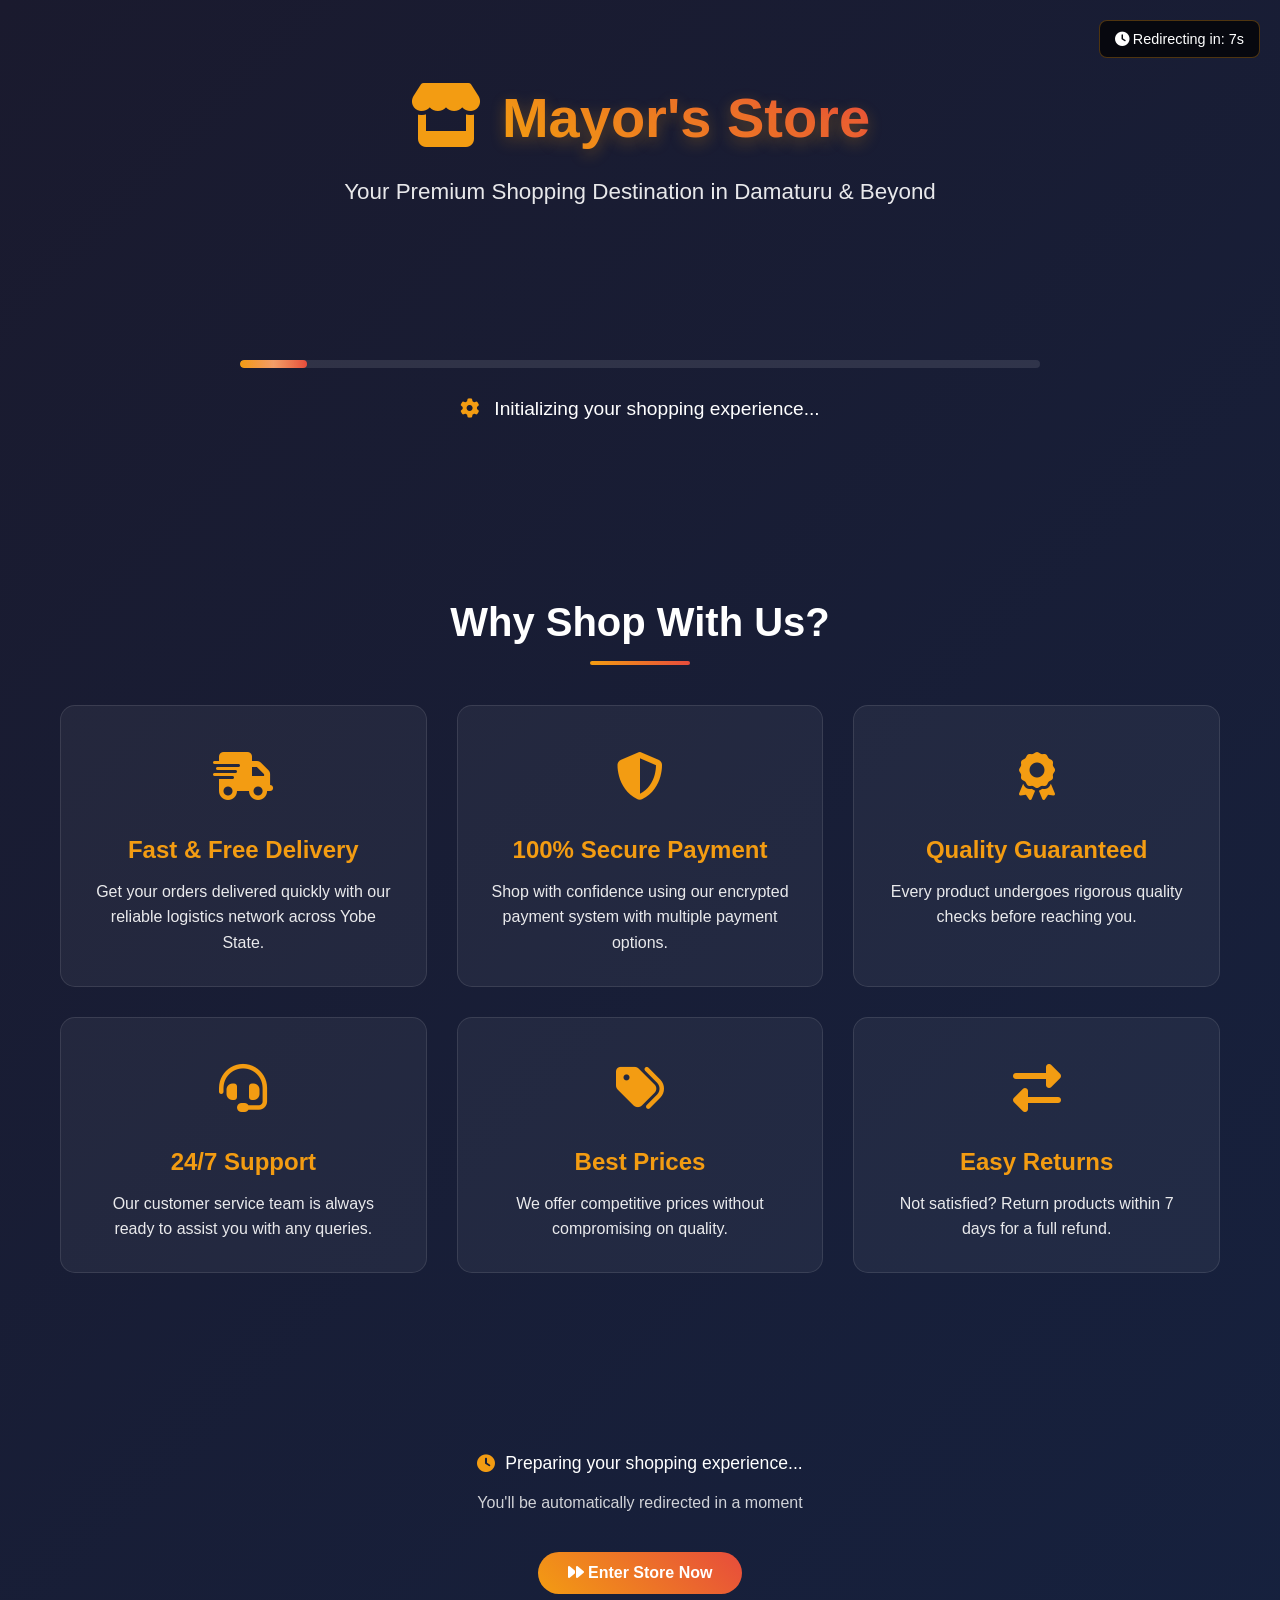
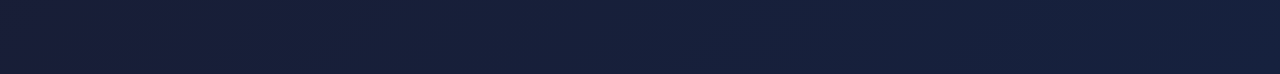
<file: loading.html>
<!DOCTYPE html>
<html lang="en">
<head>
    <meta charset="UTF-8">
    <meta name="viewport" content="width=device-width, initial-scale=1.0">
    <!-- UPDATED: 7.5-second meta refresh to ensure loader completes -->
    <meta http-equiv="refresh" content="7.5; url='index.html'">
    <title>Mayor's Store - Loading...</title>
    <link rel="stylesheet" href="https://cdnjs.cloudflare.com/ajax/libs/font-awesome/6.4.0/css/all.min.css">
    <style>
        * {
            margin: 0;
            padding: 0;
            box-sizing: border-box;
        }

        body {
            font-family: 'Segoe UI', Tahoma, Geneva, Verdana, sans-serif;
            background: linear-gradient(135deg, #1a1a2e 0%, #16213e 100%);
            min-height: 100vh;
            color: white;
            overflow-x: hidden;
            opacity: 1;
            transition: opacity 0.5s ease;
        }

        /* Loading Container */
        .loading-container {
            min-height: 100vh;
            padding: 40px 20px;
            display: flex;
            flex-direction: column;
            align-items: center;
            justify-content: center;
        }

        /* Header */
        .loading-header {
            text-align: center;
            padding: 40px 0;
            width: 100%;
        }

        .logo {
            display: flex;
            align-items: center;
            justify-content: center;
            gap: 20px;
            margin-bottom: 20px;
        }

        .logo-icon {
            font-size: 4rem;
            color: #f39c12;
            animation: pulse 2s infinite;
        }

        @keyframes pulse {
            0%, 100% { transform: scale(1); }
            50% { transform: scale(1.1); }
        }

        .logo-text h1 {
            font-size: 3.5rem;
            font-weight: 800;
            background: linear-gradient(45deg, #f39c12, #e74c3c);
            -webkit-background-clip: text;
            background-clip: text;
            -webkit-text-fill-color: transparent;
            text-shadow: 0 5px 15px rgba(243, 156, 18, 0.3);
        }

        .slogan {
            font-size: 1.4rem;
            opacity: 0.9;
            max-width: 600px;
            margin: 0 auto;
            line-height: 1.6;
        }

        /* Progress Section - FIXED: Progress bar completes fully */
        .progress-section {
            text-align: center;
            padding: 40px 0;
            margin: 40px 0;
            max-width: 800px;
            width: 100%;
        }

        .progress-container {
            width: 100%;
            height: 8px;
            background: rgba(255, 255, 255, 0.1);
            border-radius: 4px;
            margin: 30px 0;
            overflow: hidden;
            position: relative;
        }

        .progress-bar {
            height: 100%;
            width: 0%;
            background: linear-gradient(90deg, #f39c12, #e74c3c);
            border-radius: 4px;
            position: relative;
            overflow: hidden;
            transition: width 0.1s linear, background 0.5s ease;
        }

        .progress-bar.complete {
            background: #2ecc71 !important; /* Green when fully complete */
            transition: background 0.3s ease;
        }

        .progress-bar::after {
            content: '';
            position: absolute;
            top: 0;
            left: 0;
            width: 100%;
            height: 100%;
            background: linear-gradient(90deg, 
                transparent, 
                rgba(255, 255, 255, 0.3), 
                transparent);
            animation: shimmer 2s infinite;
        }

        .progress-bar.complete::after {
            animation: none; /* Stop shimmer when complete */
            background: rgba(46, 204, 113, 0.3); /* Green shimmer */
        }

        @keyframes shimmer {
            0% { transform: translateX(-100%); }
            100% { transform: translateX(100%); }
        }

        .progress-text {
            font-size: 1.2rem;
            margin: 20px 0;
            display: flex;
            align-items: center;
            justify-content: center;
            gap: 15px;
        }

        .progress-text i {
            color: #f39c12;
            animation: spin 2s linear infinite;
        }

        .progress-text.complete i {
            color: #2ecc71;
            animation: none;
        }

        /* Countdown Timer */
        .countdown-timer {
            position: fixed;
            top: 20px;
            right: 20px;
            background: rgba(0, 0, 0, 0.7);
            padding: 10px 15px;
            border-radius: 8px;
            font-size: 0.9rem;
            z-index: 1000;
            border: 1px solid rgba(243, 156, 18, 0.3);
        }

        .countdown-timer.complete {
            border-color: #2ecc71;
        }

        /* Completion Animation */
        .completion-animation {
            position: fixed;
            top: 0;
            left: 0;
            width: 100%;
            height: 100%;
            background: rgba(46, 204, 113, 0.1);
            pointer-events: none;
            opacity: 0;
            z-index: 999;
            transition: opacity 0.5s ease;
        }

        .completion-animation.active {
            opacity: 1;
        }

        /* Features Grid */
        .features-section {
            max-width: 1200px;
            width: 100%;
            padding: 20px;
            margin: 20px 0;
        }

        .section-title {
            font-size: 2.5rem;
            text-align: center;
            margin: 40px 0 40px;
            position: relative;
            padding-bottom: 20px;
        }

        .section-title::after {
            content: '';
            position: absolute;
            bottom: 0;
            left: 50%;
            transform: translateX(-50%);
            width: 100px;
            height: 4px;
            background: linear-gradient(90deg, #f39c12, #e74c3c);
            border-radius: 2px;
        }

        .features-grid {
            display: grid;
            grid-template-columns: repeat(auto-fit, minmax(300px, 1fr));
            gap: 30px;
            margin: 40px 0;
        }

        .feature-card {
            background: rgba(255, 255, 255, 0.05);
            border-radius: 15px;
            padding: 30px;
            text-align: center;
            border: 1px solid rgba(255, 255, 255, 0.1);
            transition: all 0.3s ease;
            opacity: 0;
            transform: translateY(20px);
            animation: fadeInUp 0.6s ease forwards;
        }

        @keyframes fadeInUp {
            to {
                opacity: 1;
                transform: translateY(0);
            }
        }

        .feature-card:nth-child(1) { animation-delay: 0.1s; }
        .feature-card:nth-child(2) { animation-delay: 0.2s; }
        .feature-card:nth-child(3) { animation-delay: 0.3s; }
        .feature-card:nth-child(4) { animation-delay: 0.4s; }
        .feature-card:nth-child(5) { animation-delay: 0.5s; }
        .feature-card:nth-child(6) { animation-delay: 0.6s; }

        .feature-card:hover {
            transform: translateY(-10px);
            background: rgba(255, 255, 255, 0.1);
            border-color: #f39c12;
            box-shadow: 0 15px 30px rgba(243, 156, 18, 0.2);
        }

        .feature-icon {
            font-size: 3rem;
            color: #f39c12;
            margin-bottom: 20px;
            height: 80px;
            display: flex;
            align-items: center;
            justify-content: center;
        }

        .feature-card h3 {
            font-size: 1.5rem;
            margin-bottom: 15px;
            color: #f39c12;
        }

        .feature-card p {
            font-size: 1rem;
            line-height: 1.6;
            opacity: 0.9;
        }

        /* Footer */
        .loading-footer {
            text-align: center;
            padding: 40px 20px;
            margin-top: 60px;
            width: 100%;
        }

        .redirect-notice {
            font-size: 1.1rem;
            margin-bottom: 20px;
            display: flex;
            align-items: center;
            justify-content: center;
            gap: 10px;
        }

        .redirect-notice i {
            color: #f39c12;
        }

        .redirect-notice.complete i {
            color: #2ecc71;
        }

        .skip-button {
            background: linear-gradient(45deg, #f39c12, #e74c3c);
            color: white;
            border: none;
            padding: 12px 30px;
            font-size: 1rem;
            border-radius: 25px;
            cursor: pointer;
            font-weight: 600;
            transition: all 0.3s ease;
            margin-top: 20px;
        }

        .skip-button:hover {
            transform: translateY(-3px);
            box-shadow: 0 10px 20px rgba(243, 156, 18, 0.3);
        }

        .skip-button.complete {
            background: linear-gradient(45deg, #2ecc71, #27ae60);
        }

        .skip-button.complete:hover {
            box-shadow: 0 10px 20px rgba(46, 204, 113, 0.3);
        }

        /* Loading State */
        .loading-state {
            position: fixed;
            top: 0;
            left: 0;
            width: 100%;
            height: 100%;
            background: linear-gradient(135deg, #1a1a2e 0%, #16213e 100%);
            display: flex;
            flex-direction: column;
            align-items: center;
            justify-content: center;
            z-index: 10000;
            transition: opacity 0.5s ease;
        }

        .loading-state.hidden {
            opacity: 0;
            pointer-events: none;
        }

        /* Responsive Design */
        @media (max-width: 768px) {
            .loading-container {
                padding: 20px;
            }
            
            .logo-text h1 {
                font-size: 2.5rem;
            }
            
            .slogan {
                font-size: 1.2rem;
            }
            
            .section-title {
                font-size: 2rem;
            }
            
            .features-grid {
                grid-template-columns: 1fr;
            }
            
            .feature-card {
                padding: 25px;
            }
            
            .countdown-timer {
                top: 10px;
                right: 10px;
                font-size: 0.8rem;
                padding: 8px 12px;
            }
        }

        @media (max-width: 480px) {
            .logo {
                flex-direction: column;
                gap: 15px;
            }
            
            .logo-text h1 {
                font-size: 2rem;
            }
            
            .logo-icon {
                font-size: 3rem;
            }
            
            .section-title {
                font-size: 1.8rem;
            }
            
            .features-grid {
                gap: 20px;
            }
        }
    </style>
</head>
<body>
    <!-- Completion Animation Overlay -->
    <div class="completion-animation" id="completionAnimation"></div>

    <!-- Countdown Timer -->
    <div class="countdown-timer" id="countdownTimer">
        <i class="fas fa-clock"></i> Redirecting in: <span id="countdown">7</span>s
    </div>

    <!-- Initial Loading State -->
    <div class="loading-state" id="initialLoading">
        <div class="logo">
            <div class="logo-icon">
                <i class="fas fa-store"></i>
            </div>
            <div class="logo-text">
                <h1>Mayor's <span>Store</span></h1>
            </div>
        </div>
        <p style="margin-top: 20px; opacity: 0.8;">Loading page content...</p>
        <div style="width: 100px; height: 4px; background: rgba(255,255,255,0.1); border-radius: 2px; margin-top: 20px; overflow: hidden;">
            <div style="width: 0%; height: 100%; background: #f39c12; border-radius: 2px; animation: initialLoad 1s ease infinite;"></div>
        </div>
    </div>

    <!-- Main Loading Content (hidden initially) -->
    <div class="loading-container" id="mainContent" style="display: none;">
        <!-- Header -->
        <header class="loading-header">
            <div class="logo">
                <div class="logo-icon">
                    <i class="fas fa-store"></i>
                </div>
                <div class="logo-text">
                    <h1>Mayor's <span>Store</span></h1>
                </div>
            </div>
            <p class="slogan">Your Premium Shopping Destination in Damaturu & Beyond</p>
        </header>

        <!-- Progress Section -->
        <section class="progress-section">
            <div class="progress-container">
                <div class="progress-bar" id="progressBar"></div>
            </div>
            <div class="progress-text" id="progressText">
                <i class="fas fa-cog fa-spin"></i>
                <span id="status-text">Initializing your shopping experience...</span>
            </div>
        </section>

        <!-- Features Section -->
        <section class="features-section">
            <h2 class="section-title">Why Shop With Us?</h2>
            <div class="features-grid">
                <div class="feature-card">
                    <div class="feature-icon">
                        <i class="fas fa-shipping-fast"></i>
                    </div>
                    <h3>Fast & Free Delivery</h3>
                    <p>Get your orders delivered quickly with our reliable logistics network across Yobe State.</p>
                </div>
                
                <div class="feature-card">
                    <div class="feature-icon">
                        <i class="fas fa-shield-alt"></i>
                    </div>
                    <h3>100% Secure Payment</h3>
                    <p>Shop with confidence using our encrypted payment system with multiple payment options.</p>
                </div>
                
                <div class="feature-card">
                    <div class="feature-icon">
                        <i class="fas fa-award"></i>
                    </div>
                    <h3>Quality Guaranteed</h3>
                    <p>Every product undergoes rigorous quality checks before reaching you.</p>
                </div>
                
                <div class="feature-card">
                    <div class="feature-icon">
                        <i class="fas fa-headset"></i>
                    </div>
                    <h3>24/7 Support</h3>
                    <p>Our customer service team is always ready to assist you with any queries.</p>
                </div>
                
                <div class="feature-card">
                    <div class="feature-icon">
                        <i class="fas fa-tags"></i>
                    </div>
                    <h3>Best Prices</h3>
                    <p>We offer competitive prices without compromising on quality.</p>
                </div>
                
                <div class="feature-card">
                    <div class="feature-icon">
                        <i class="fas fa-exchange-alt"></i>
                    </div>
                    <h3>Easy Returns</h3>
                    <p>Not satisfied? Return products within 7 days for a full refund.</p>
                </div>
            </div>
        </section>

        <!-- Footer -->
        <footer class="loading-footer">
            <div class="redirect-notice" id="redirectNotice">
                <i class="fas fa-clock"></i>
                <span>Preparing your shopping experience...</span>
            </div>
            <p style="opacity: 0.8; margin-bottom: 20px;">You'll be automatically redirected in a moment</p>
            <button class="skip-button" id="skip-button">
                <i class="fas fa-forward"></i> Enter Store Now
            </button>
        </footer>
    </div>

    <script>
        // ============================================
        // 7-SECOND LOADING WITH COMPLETE ANIMATION
        // ============================================
        
        console.log('🚀 Mayor\'s Store Loading Page - Complete 7-second version');
        
        // Global flag to prevent multiple redirects
        let isRedirecting = false;
        let intervals = [];
        
        // Wait for DOM to be fully loaded
        document.addEventListener('DOMContentLoaded', function() {
            console.log('✅ DOM fully loaded');
            
            // Add CSS for initial loading animation
            const style = document.createElement('style');
            style.textContent = `
                @keyframes initialLoad {
                    0% { width: 0%; transform: translateX(-100%); }
                    50% { width: 100%; transform: translateX(0%); }
                    100% { width: 100%; transform: translateX(100%); }
                }
                @keyframes spin {
                    0% { transform: rotate(0deg); }
                    100% { transform: rotate(360deg); }
                }
            `;
            document.head.appendChild(style);
            
            // Initialize page after brief delay
            setTimeout(initializePage, 300);
        });
        
        function initializePage() {
            console.log('🚀 Initializing loading page...');
            
            const initialLoading = document.getElementById('initialLoading');
            const mainContent = document.getElementById('mainContent');
            
            // Hide initial loader and show main content
            initialLoading.classList.add('hidden');
            setTimeout(() => {
                initialLoading.style.display = 'none';
                mainContent.style.display = 'flex';
                console.log('📱 Main content displayed');
                
                // Start the complete 7-second loading sequence
                startCompleteSevenSecondLoading();
            }, 500);
        }
        
        function startCompleteSevenSecondLoading() {
            console.log('⏱️ Starting complete 7-second loading sequence...');
            
            const progressBar = document.getElementById('progressBar');
            const progressText = document.getElementById('progressText');
            const statusText = document.getElementById('status-text');
            const skipButton = document.getElementById('skip-button');
            const countdownElement = document.getElementById('countdown');
            const countdownTimer = document.getElementById('countdownTimer');
            const redirectNotice = document.getElementById('redirectNotice');
            const completionAnimation = document.getElementById('completionAnimation');
            
            // FIXED: 7-second configuration with completion phase
            const LOAD_PHASE = 6000;      // 6 seconds - progress bar fills
            const COMPLETE_PHASE = 1000;  // 1 second - completion animation
            const FADE_PHASE = 500;       // 0.5 seconds - fade out
            const TOTAL_TIME = LOAD_PHASE + COMPLETE_PHASE + FADE_PHASE; // 7.5 seconds total
            
            let startTime = Date.now();
            let progress = 0;
            let loaderComplete = false;
            
            // Status messages for the entire sequence
            const loadMessages = [
                "Initializing your shopping experience...",
                "Loading premium products from our catalog...",
                "Setting up secure payment gateway...",
                "Optimizing for your device and connection...",
                "Preparing personalized recommendations...",
                "Loading customer reviews and ratings...",
                "Setting up delivery options for your location...",
                "Configuring special offers and discounts...",
                "Verifying inventory availability...",
                "Finalizing your premium shopping experience..."
            ];
            
            const completeMessages = [
                "✅ All systems ready!",
                "✅ Shopping experience optimized!",
                "✅ Welcome to Mayor's Store!"
            ];
            
            let messageIndex = 0;
            
            // Function to update status message during loading phase
            function updateLoadMessage() {
                if (messageIndex < loadMessages.length) {
                    statusText.textContent = loadMessages[messageIndex];
                    messageIndex++;
                    return true;
                }
                return false;
            }
            
            // Function to show completion message
            function showCompletionMessage() {
                if (!loaderComplete) {
                    loaderComplete = true;
                    
                    // Mark progress bar as complete
                    progressBar.classList.add('complete');
                    progressText.classList.add('complete');
                    countdownTimer.classList.add('complete');
                    redirectNotice.classList.add('complete');
                    skipButton.classList.add('complete');
                    
                    // Show completion animation
                    completionAnimation.classList.add('active');
                    
                    // Update status to completion message
                    statusText.textContent = completeMessages[0];
                    statusText.style.color = '#2ecc71';
                    statusText.style.fontWeight = 'bold';
                    
                    // Update button text
                    skipButton.innerHTML = '<i class="fas fa-check-circle"></i> Enter Store Now';
                    
                    console.log('✅ Loader completely finished at 100%');
                }
            }
            
            // Initial message
            updateLoadMessage();
            const messageInterval = setInterval(() => {
                if (!loaderComplete) {
                    if (!updateLoadMessage()) {
                        // Switch to completion messages when load messages are done
                        showCompletionMessage();
                    }
                }
            }, 600);
            intervals.push(messageInterval);
            
            // Update countdown timer (7 seconds for user, 7.5 total)
            let countdown = 7;
            const countdownInterval = setInterval(() => {
                countdown--;
                if (countdownElement) {
                    countdownElement.textContent = countdown;
                    
                    // Update countdown text when complete
                    if (countdown <= 0) {
                        countdownElement.textContent = '0';
                        countdownElement.style.color = '#2ecc71';
                        countdownElement.style.fontWeight = 'bold';
                    }
                }
                if (countdown <= 0) {
                    clearInterval(countdownInterval);
                }
            }, 1000);
            intervals.push(countdownInterval);
            
            // Main animation loop - THREE PHASES
            function animateProgress() {
                const elapsed = Date.now() - startTime;
                progress = Math.min(elapsed / TOTAL_TIME, 1);
                
                // PHASE 1: Loading (0-6 seconds)
                if (elapsed <= LOAD_PHASE) {
                    const phaseProgress = elapsed / LOAD_PHASE;
                    const easedProgress = 1 - Math.pow(1 - phaseProgress, 1.5);
                    const widthPercent = Math.min(easedProgress * 100, 100);
                    
                    if (progressBar) {
                        progressBar.style.width = widthPercent + '%';
                    }
                }
                // PHASE 2: Completion (6-7 seconds) - Progress bar at 100%
                else if (elapsed <= LOAD_PHASE + COMPLETE_PHASE) {
                    if (progressBar) {
                        progressBar.style.width = '100%';
                    }
                    
                    // Show completion state halfway through this phase
                    if (elapsed >= LOAD_PHASE + 500 && !loaderComplete) {
                        showCompletionMessage();
                    }
                }
                // PHASE 3: Fade-out (7-7.5 seconds)
                else if (elapsed <= TOTAL_TIME) {
                    const fadeProgress = (elapsed - (LOAD_PHASE + COMPLETE_PHASE)) / FADE_PHASE;
                    document.body.style.opacity = 1 - fadeProgress;
                }
                
                // Complete redirect after full duration
                if (progress >= 1 && !isRedirecting) {
                    completeRedirect();
                } else if (progress < 1) {
                    requestAnimationFrame(animateProgress);
                }
            }
            
            // Start animation loop
            requestAnimationFrame(animateProgress);
            
            // Redirect function
            function completeRedirect() {
                if (isRedirecting) return;
                isRedirecting = true;
                
                console.log('✅ 7.5-second sequence complete, redirecting to index.html...');
                
                // Clear all intervals
                intervals.forEach(interval => clearInterval(interval));
                
                // Mark loading as completed
                sessionStorage.setItem('loadingPageShown', 'true');
                
                // Ensure fade-out is complete
                document.body.style.opacity = '0';
                
                // Short delay to ensure completion animation is visible, then redirect
                setTimeout(() => {
                    window.location.href = 'index.html';
                }, FADE_PHASE);
            }
            
            // Skip button functionality
            if (skipButton) {
                skipButton.addEventListener('click', function(e) {
                    e.preventDefault();
                    e.stopPropagation();
                    console.log('⏭️ Skip button clicked');
                    
                    // Fast-forward to completion
                    showCompletionMessage();
                    
                    // Update progress bar
                    if (progressBar) {
                        progressBar.style.width = '100%';
                        progressBar.classList.add('complete');
                    }
                    
                    // Update countdown
                    if (countdownElement) {
                        countdownElement.textContent = '0';
                        countdownElement.style.color = '#2ecc71';
                    }
                    
                    // Show completion briefly, then redirect
                    setTimeout(() => {
                        window.location.href = 'index.html';
                    }, 300);
                });
            }
            
            // Log initial status
            console.log('📊 Complete loading sequence started');
            console.log('⏳ Phases:');
            console.log('   - Loading: 0-6 seconds (progress bar fills)');
            console.log('   - Complete: 6-7 seconds (animation at 100%)');
            console.log('   - Fade-out: 7-7.5 seconds (fade to store)');
            console.log('📍 Total: 7.5 seconds, redirecting to: index.html');
        }
        
        // Clean up function
        function cleanup() {
            intervals.forEach(interval => clearInterval(interval));
            intervals = [];
        }
        
        // Clean up on page unload
        window.addEventListener('beforeunload', cleanup);
        
        console.log('🔒 Complete 7-second loading system ready');
    </script>
</body>
</html>
</file>
